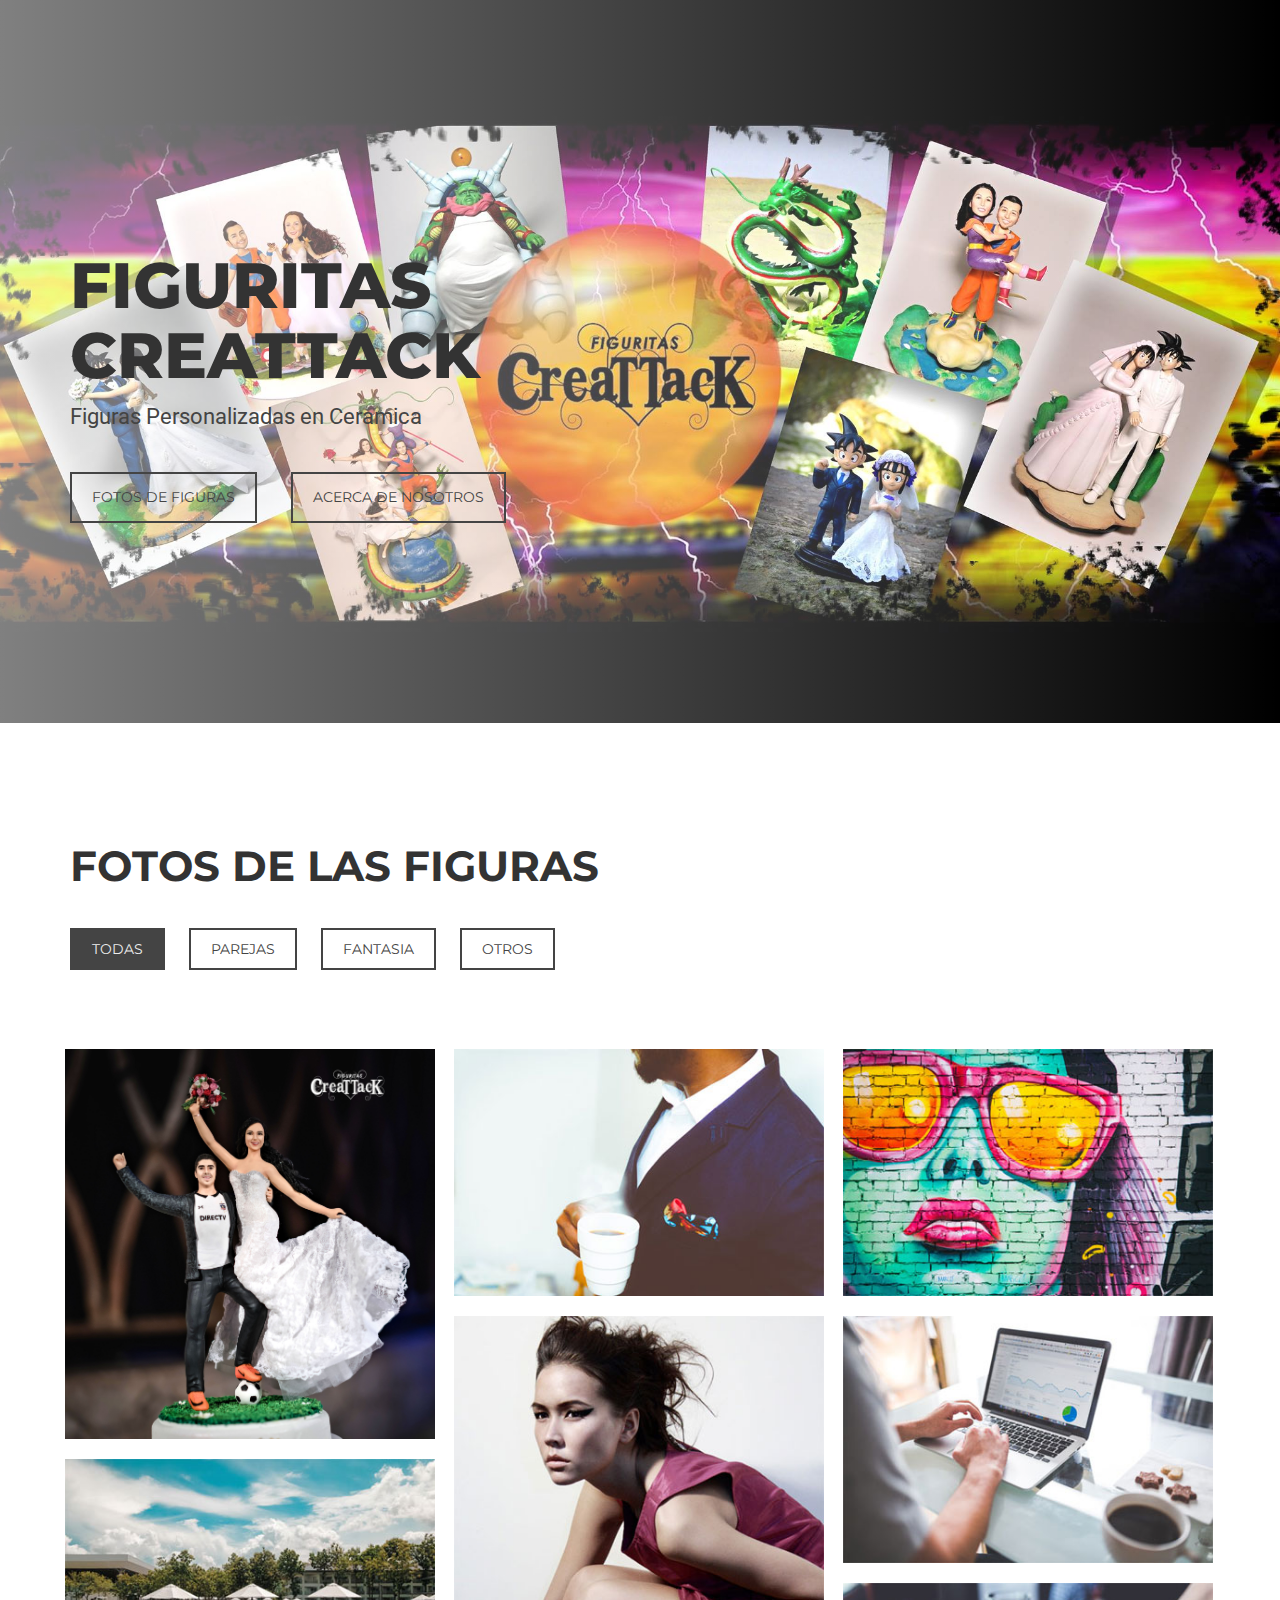
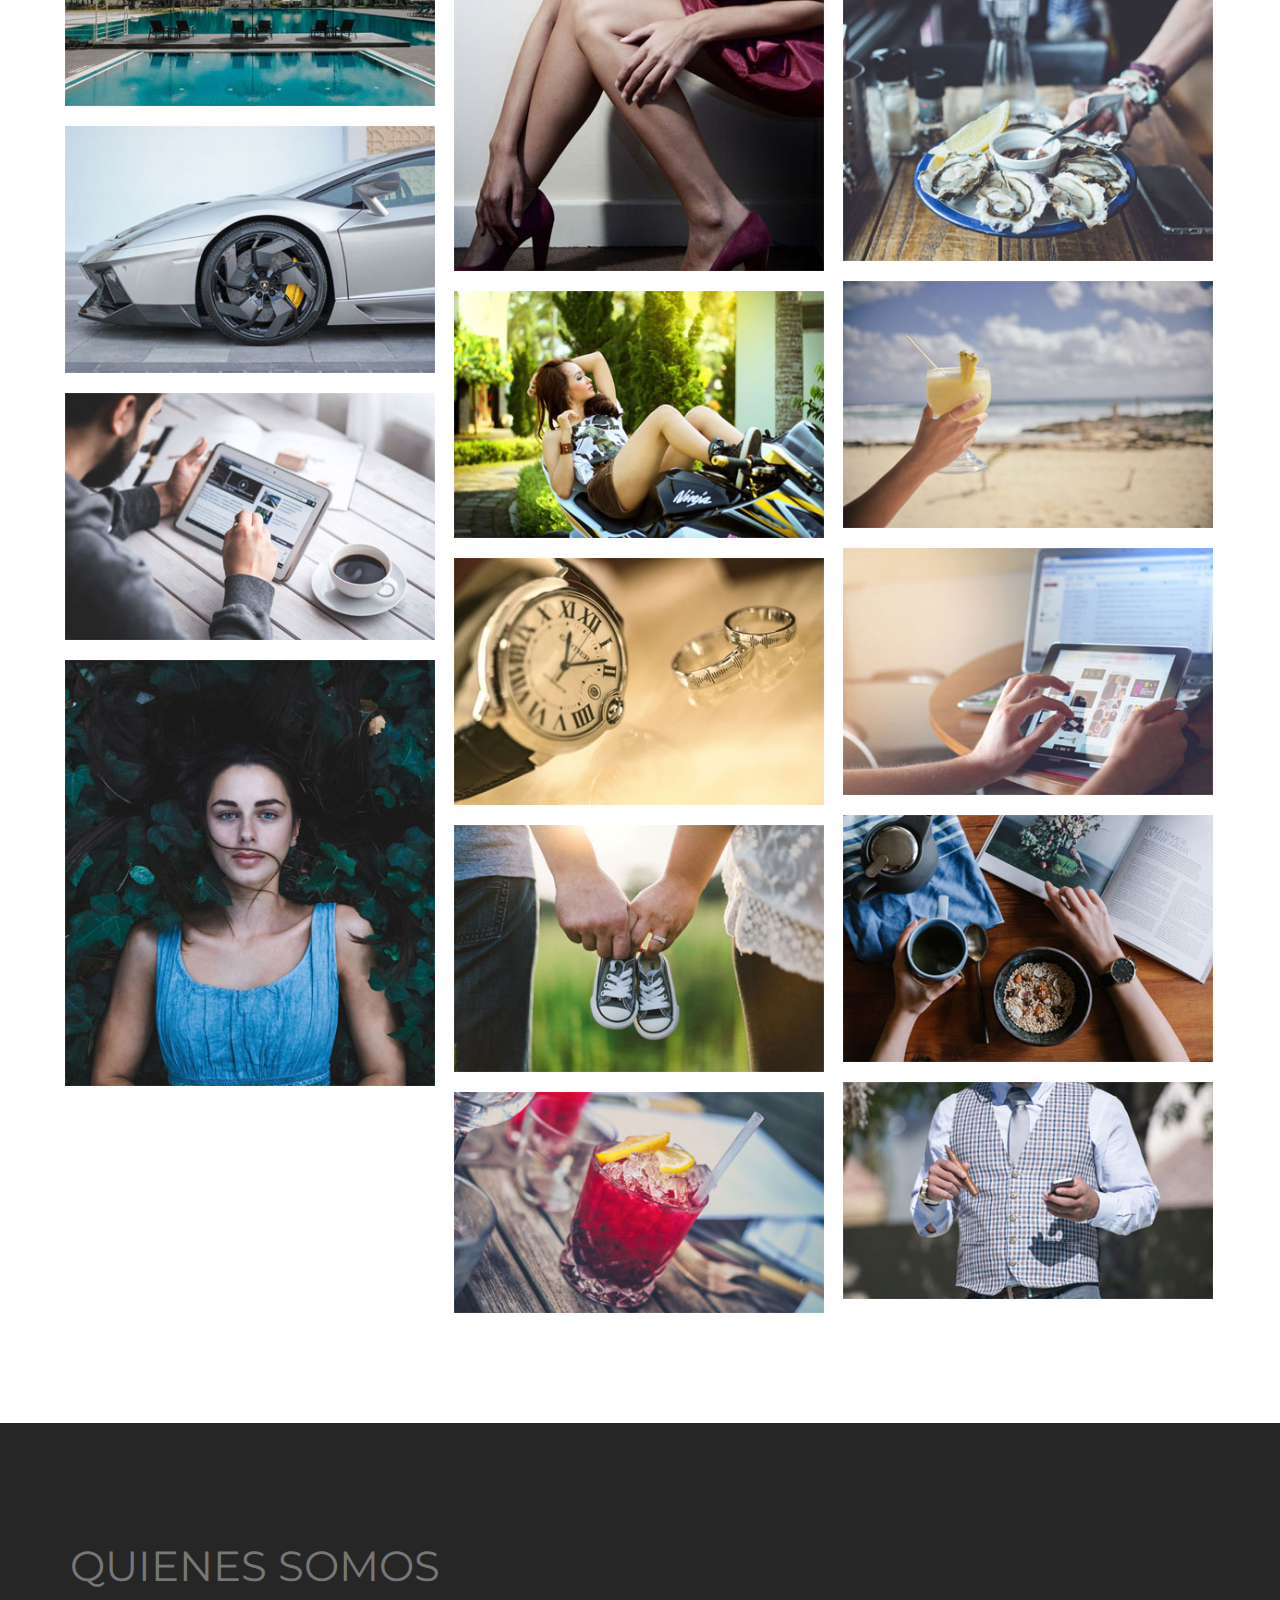
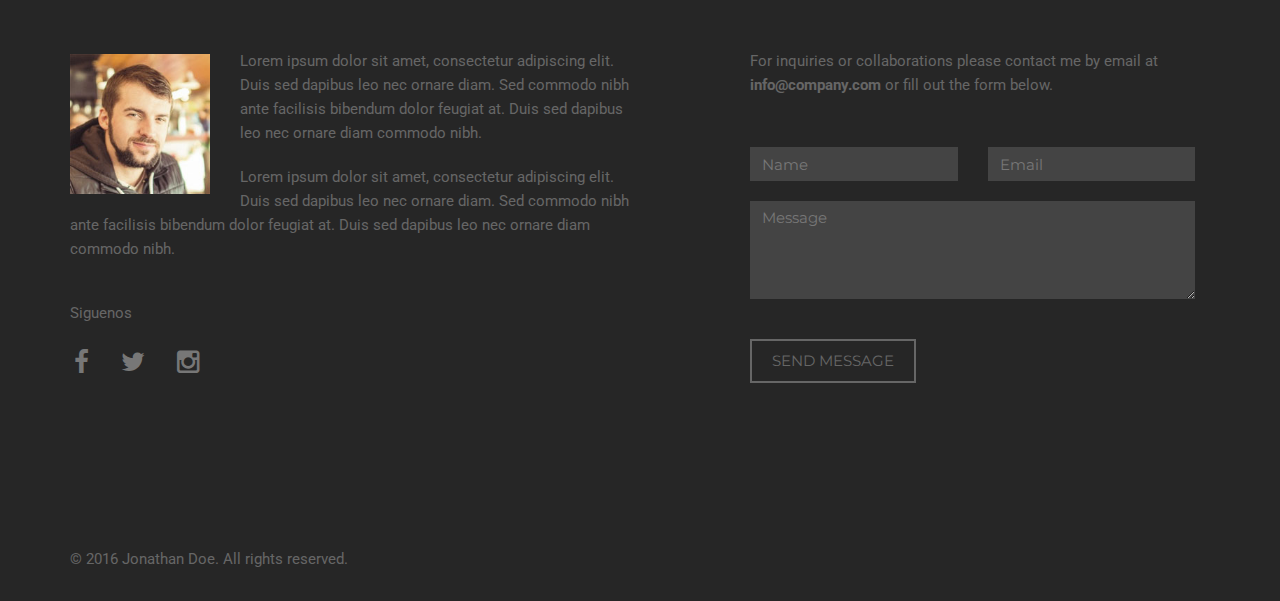
<file: html/index.html>
<!DOCTYPE html>
<html lang="es">
<head>
<meta charset="utf-8">
<meta name="viewport" content="width=device-width, initial-scale=1">
<title>Figuritas Creattack</title>
<meta name="description" content="sitio web de figuritas creattack Chile">
<meta name="keywords" content="figuritas, creattack, porcelana">
<meta name="author" content="">

<!-- Favicons
    ================================================== -->
<link rel="shortcut icon" href="img/favicon.ico" type="image/x-icon">
<link rel="apple-touch-icon" href="img/apple-touch-icon.png">
<link rel="apple-touch-icon" sizes="72x72" href="img/apple-touch-icon-72x72.png">
<link rel="apple-touch-icon" sizes="114x114" href="img/apple-touch-icon-114x114.png">

<!-- Bootstrap -->
<link rel="stylesheet" type="text/css"  href="css/bootstrap.css">
<link rel="stylesheet" type="text/css" href="fonts/font-awesome/css/font-awesome.css">

<!-- Stylesheet
    ================================================== -->
<link rel="stylesheet" type="text/css"  href="css/style.css">
<link rel="stylesheet" type="text/css" href="css/nivo-lightbox/nivo-lightbox.css">
<link rel="stylesheet" type="text/css" href="css/nivo-lightbox/default.css">
<link href="https://fonts.googleapis.com/css?family=Montserrat:400,700" rel="stylesheet">
<link href="https://fonts.googleapis.com/css?family=Roboto:300,400,500,700,900" rel="stylesheet">

<!-- HTML5 shim and Respond.js for IE8 support of HTML5 elements and media queries -->
<!-- WARNING: Respond.js doesn't work if you view the page via file:// -->
<!--[if lt IE 9]>
      <script src="https://oss.maxcdn.com/html5shiv/3.7.2/html5shiv.min.js"></script>
      <script src="https://oss.maxcdn.com/respond/1.4.2/respond.min.js"></script>
    <![endif]-->
</head>
<body>
<!-- Header -->
<header id="header">
  <div class="intro">
    <div class="overlay">
      <div class="container">
        <div class="row">
          <div class="col-xs-12 col-md-8">
            <div class="intro-text">
              <h1>Figuritas Creattack</h1>
              <p>Figuras Personalizadas en Ceramica</p>
              <a href="#portfolio" class="btn btn-custom btn-lg page-scroll">Fotos de Figuras</a> <a href="#contact" class="btn btn-custom btn-lg page-scroll">Acerca de Nosotros</a> </div>
          </div>
        </div>
      </div>
    </div>
  </div>
</header>
<!-- Portfolio Section -->
<div id="portfolio">
  <div class="container">
    <div class="section-title">
      <h2>Fotos de Las Figuras</h2>
    </div>
    <div class="categories">
      <ul class="cat">
        <li>
          <ol class="type">
            <li><a href="#" data-filter="*" class="active">Todas</a></li>
            <li><a href="#" data-filter=".parejas">Parejas</a></li>
            <li><a href="#" data-filter=".fantasia">Fantasia</a></li>
            <li><a href="#" data-filter=".otros">Otros</a></li>
          </ol>
        </li>
      </ul>
    </div>
    <div class="row">
      <div class="portfolio-items">
        <div class="col-sm-6 col-md-4 parejas">
          <div class="portfolio-item">
            <div class="hover-bg"> <a href="img/portfolio/buena1.jpg" title="Novios Personalizados" data-lightbox-gallery="gallery1">
              <div class="hover-text">
                <div class="overlay-caption">
                  <div class="overlay-content">
                    <h4>Novios Personalizados</h4>
                  </div>
                </div>
              </div>
              <img src="img/portfolio/buena1-chica.jpg" class="img-responsive" alt="Project Title"> </a> </div>
          </div>
        </div>
        <div class="col-sm-6 col-md-4 adipiscing">
          <div class="portfolio-item">
            <div class="hover-bg"> <a href="img/portfolio/02-large.jpg" title="Project Title" data-lightbox-gallery="gallery1">
              <div class="hover-text">
                <div class="overlay-caption">
                  <div class="overlay-content">
                    <h4>Project Name</h4>
                  </div>
                </div>
              </div>
              <img src="img/portfolio/02-small.jpg" class="img-responsive" alt="Project Title"> </a> </div>
          </div>
        </div>
        <div class="col-sm-6 col-md-4 lorem">
          <div class="portfolio-item">
            <div class="hover-bg"> <a href="img/portfolio/03-large.jpg" title="Project Title" data-lightbox-gallery="gallery1">
              <div class="hover-text">
                <div class="overlay-caption">
                  <div class="overlay-content">
                    <h4>Project Name</h4>
                  </div>
                </div>
              </div>
              <img src="img/portfolio/03-small.jpg" class="img-responsive" alt="Project Title"> </a> </div>
          </div>
        </div>
        <div class="col-sm-6 col-md-4 lorem">
          <div class="portfolio-item">
            <div class="hover-bg"> <a href="img/portfolio/04-large.jpg" title="Project Title" data-lightbox-gallery="gallery1">
              <div class="hover-text">
                <div class="overlay-caption">
                  <div class="overlay-content">
                    <h4>Project Name</h4>
                  </div>
                </div>
              </div>
              <img src="img/portfolio/04-small.jpg" class="img-responsive" alt="Project Title"> </a> </div>
          </div>
        </div>
        <div class="col-sm-6 col-md-4 adipiscing">
          <div class="portfolio-item">
            <div class="hover-bg"> <a href="img/portfolio/05-large.jpg" title="Project Title" data-lightbox-gallery="gallery1">
              <div class="hover-text">
                <div class="overlay-caption">
                  <div class="overlay-content">
                    <h4>Project Name</h4>
                  </div>
                </div>
              </div>
              <img src="img/portfolio/05-small.jpg" class="img-responsive" alt="Project Title"> </a> </div>
          </div>
        </div>
        <div class="col-sm-6 col-md-4 dolor">
          <div class="portfolio-item">
            <div class="hover-bg"> <a href="img/portfolio/06-large.jpg" title="Project Title" data-lightbox-gallery="gallery1">
              <div class="hover-text">
                <div class="overlay-caption">
                  <div class="overlay-content">
                    <h4>Project Name</h4>
                  </div>
                </div>
              </div>
              <img src="img/portfolio/06-small.jpg" class="img-responsive" alt="Project Title"> </a> </div>
          </div>
        </div>
        <div class="col-sm-6 col-md-4 dolor">
          <div class="portfolio-item">
            <div class="hover-bg"> <a href="img/portfolio/07-large.jpg" title="Project Title" data-lightbox-gallery="gallery1">
              <div class="hover-text">
                <div class="overlay-caption">
                  <div class="overlay-content">
                    <h4>Project Name</h4>
                  </div>
                </div>
              </div>
              <img src="img/portfolio/07-small.jpg" class="img-responsive" alt="Project Title"> </a> </div>
          </div>
        </div>
        <div class="col-sm-6 col-md-4 lorem">
          <div class="portfolio-item">
            <div class="hover-bg"> <a href="img/portfolio/08-large.jpg" title="Project Title" data-lightbox-gallery="gallery1">
              <div class="hover-text">
                <div class="overlay-caption">
                  <div class="overlay-content">
                    <h4>Project Name</h4>
                  </div>
                </div>
              </div>
              <img src="img/portfolio/08-small.jpg" class="img-responsive" alt="Project Title"> </a> </div>
          </div>
        </div>
        <div class="col-sm-6 col-md-4 adipiscing">
          <div class="portfolio-item">
            <div class="hover-bg"> <a href="img/portfolio/09-large.jpg" title="Project Title" data-lightbox-gallery="gallery1">
              <div class="hover-text">
                <div class="overlay-caption">
                  <div class="overlay-content">
                    <h4>Project Name</h4>
                  </div>
                </div>
              </div>
              <img src="img/portfolio/09-small.jpg" class="img-responsive" alt="Project Title"> </a> </div>
          </div>
        </div>
        <div class="col-sm-6 col-md-4 adipiscing">
          <div class="portfolio-item">
            <div class="hover-bg"> <a href="img/portfolio/10-large.jpg" title="Project Title" data-lightbox-gallery="gallery1">
              <div class="hover-text">
                <div class="overlay-caption">
                  <div class="overlay-content">
                    <h4>Project Name</h4>
                  </div>
                </div>
              </div>
              <img src="img/portfolio/10-small.jpg" class="img-responsive" alt="Project Title"> </a> </div>
          </div>
        </div>
        <div class="col-sm-6 col-md-4 adipiscing">
          <div class="portfolio-item">
            <div class="hover-bg"> <a href="img/portfolio/11-large.jpg" title="Project Title" data-lightbox-gallery="gallery1">
              <div class="hover-text">
                <div class="overlay-caption">
                  <div class="overlay-content">
                    <h4>Project Name</h4>
                  </div>
                </div>
              </div>
              <img src="img/portfolio/11-small.jpg" class="img-responsive" alt="Project Title"> </a> </div>
          </div>
        </div>
        <div class="col-sm-6 col-md-4 lorem">
          <div class="portfolio-item">
            <div class="hover-bg"> <a href="img/portfolio/12-large.jpg" title="Project Title" data-lightbox-gallery="gallery1">
              <div class="hover-text">
                <div class="overlay-caption">
                  <div class="overlay-content">
                    <h4>Project Name</h4>
                  </div>
                </div>
              </div>
              <img src="img/portfolio/12-small.jpg" class="img-responsive" alt="Project Title"> </a> </div>
          </div>
        </div>
        <div class="col-sm-6 col-md-4 adipiscing">
          <div class="portfolio-item">
            <div class="hover-bg"> <a href="img/portfolio/13-large.jpg" title="Project Title" data-lightbox-gallery="gallery1">
              <div class="hover-text">
                <div class="overlay-caption">
                  <div class="overlay-content">
                    <h4>Project Name</h4>
                  </div>
                </div>
              </div>
              <img src="img/portfolio/13-small.jpg" class="img-responsive" alt="Project Title"> </a> </div>
          </div>
        </div>
        <div class="col-sm-6 col-md-4 dolor">
          <div class="portfolio-item">
            <div class="hover-bg"> <a href="img/portfolio/14-large.jpg" title="Project Title" data-lightbox-gallery="gallery1">
              <div class="hover-text">
                <div class="overlay-caption">
                  <div class="overlay-content">
                    <h4>Project Name</h4>
                  </div>
                </div>
              </div>
              <img src="img/portfolio/14-small.jpg" class="img-responsive" alt="Project Title"> </a> </div>
          </div>
        </div>
        <div class="col-sm-6 col-md-4 dolor">
          <div class="portfolio-item">
            <div class="hover-bg"> <a href="img/portfolio/15-large.jpg" title="Project Title" data-lightbox-gallery="gallery1">
              <div class="hover-text">
                <div class="overlay-caption">
                  <div class="overlay-content">
                    <h4>Project Name</h4>
                  </div>
                </div>
              </div>
              <img src="img/portfolio/15-small.jpg" class="img-responsive" alt="Project Title"> </a> </div>
          </div>
        </div>
        <div class="col-sm-6 col-md-4 lorem">
          <div class="portfolio-item">
            <div class="hover-bg"> <a href="img/portfolio/16-large.jpg" title="Project Title" data-lightbox-gallery="gallery1">
              <div class="hover-text">
                <div class="overlay-caption">
                  <div class="overlay-content">
                    <h4>Project Name</h4>
                  </div>
                </div>
              </div>
              <img src="img/portfolio/16-small.jpg" class="img-responsive" alt="Project Title"> </a> </div>
          </div>
        </div>
        <div class="col-sm-6 col-md-4 adipiscing">
          <div class="portfolio-item">
            <div class="hover-bg"> <a href="img/portfolio/17-large.jpg" title="Project Title" data-lightbox-gallery="gallery1">
              <div class="hover-text">
                <div class="overlay-caption">
                  <div class="overlay-content">
                    <h4>Project Name</h4>
                  </div>
                </div>
              </div>
              <img src="img/portfolio/17-small.jpg" class="img-responsive" alt="Project Title"> </a> </div>
          </div>
        </div>
        <div class="col-sm-6 col-md-4 lorem">
          <div class="portfolio-item">
            <div class="hover-bg"> <a href="img/portfolio/18-large.jpg" title="Project Title" data-lightbox-gallery="gallery1">
              <div class="hover-text">
                <div class="overlay-caption">
                  <div class="overlay-content">
                    <h4>Project Name</h4>
                  </div>
                </div>
              </div>
              <img src="img/portfolio/18-small.jpg" class="img-responsive" alt="Project Title"> </a> </div>
          </div>
        </div>
      </div>
    </div>
  </div>
</div>
<!-- Contact Section -->
<div id="contact">
  <div class="container">
    <h2>Quienes Somos</h2>
    <div class="col-md-6">
      <div class="section-title">
        <div class="row"> <img src="img/about.jpg" class="img-responsive pull-left" alt="">
          <p>Lorem ipsum dolor sit amet, consectetur adipiscing elit. Duis sed dapibus leo nec ornare diam. Sed commodo nibh ante facilisis bibendum dolor feugiat at. Duis sed dapibus leo nec ornare diam commodo nibh.</p>
          <p>Lorem ipsum dolor sit amet, consectetur adipiscing elit. Duis sed dapibus leo nec ornare diam. Sed commodo nibh ante facilisis bibendum dolor feugiat at. Duis sed dapibus leo nec ornare diam commodo nibh.</p>
          <div class="social">
            <p>Siguenos</p>
            <ul>
              <li><a href="#"><i class="fa fa-facebook"></i></a></li>
              <li><a href="#"><i class="fa fa-twitter"></i></a></li>
              <li><a href="#"><i class="fa fa-instagram"></i></a></li>
              <!--li><a href="#"><i class="fa fa-behance"></i></a></li>
              <li><a href="#"><i class="fa fa-dribbble"></i></a></li>
              <li><a href="#"><i class="fa fa-pinterest"></i></a></li-->
            </ul>
          </div>
        </div>
      </div>
    </div>
    <div class="col-md-5 col-md-offset-1">
      <div class="section-title">
        <p>For inquiries or collaborations please contact me by email at <strong>info@company.com</strong> or fill out the form below.</p>
      </div>
      <form name="sentMessage" id="contactForm" novalidate>
        <div class="row">
          <div class="col-md-6">
            <div class="form-group">
              <input type="text" id="name" class="form-control" placeholder="Name" required="required">
              <p class="help-block text-danger"></p>
            </div>
          </div>
          <div class="col-md-6">
            <div class="form-group">
              <input type="email" id="email" class="form-control" placeholder="Email" required="required">
              <p class="help-block text-danger"></p>
            </div>
          </div>
        </div>
        <div class="form-group">
          <textarea name="message" id="message" class="form-control" rows="4" placeholder="Message" required></textarea>
          <p class="help-block text-danger"></p>
        </div>
        <div id="success"></div>
        <button type="submit" class="btn btn-default btn-lg">Send Message</button>
      </form>
    </div>
  </div>
</div>
<div id="footer">
  <div class="container">
    <p>&copy; 2016 Jonathan Doe. All rights reserved.</p>
  </div>
</div>
<script type="text/javascript" src="js/jquery.1.11.1.js"></script> 
<script type="text/javascript" src="js/bootstrap.js"></script> 
<script type="text/javascript" src="js/SmoothScroll.js"></script> 
<script type="text/javascript" src="js/nivo-lightbox.js"></script> 
<script type="text/javascript" src="js/jquery.isotope.js"></script> 
<script type="text/javascript" src="js/jqBootstrapValidation.js"></script> 
<script type="text/javascript" src="js/contact_me.js"></script> 
<script type="text/javascript" src="js/main.js"></script>
</body>
</html>
</file>
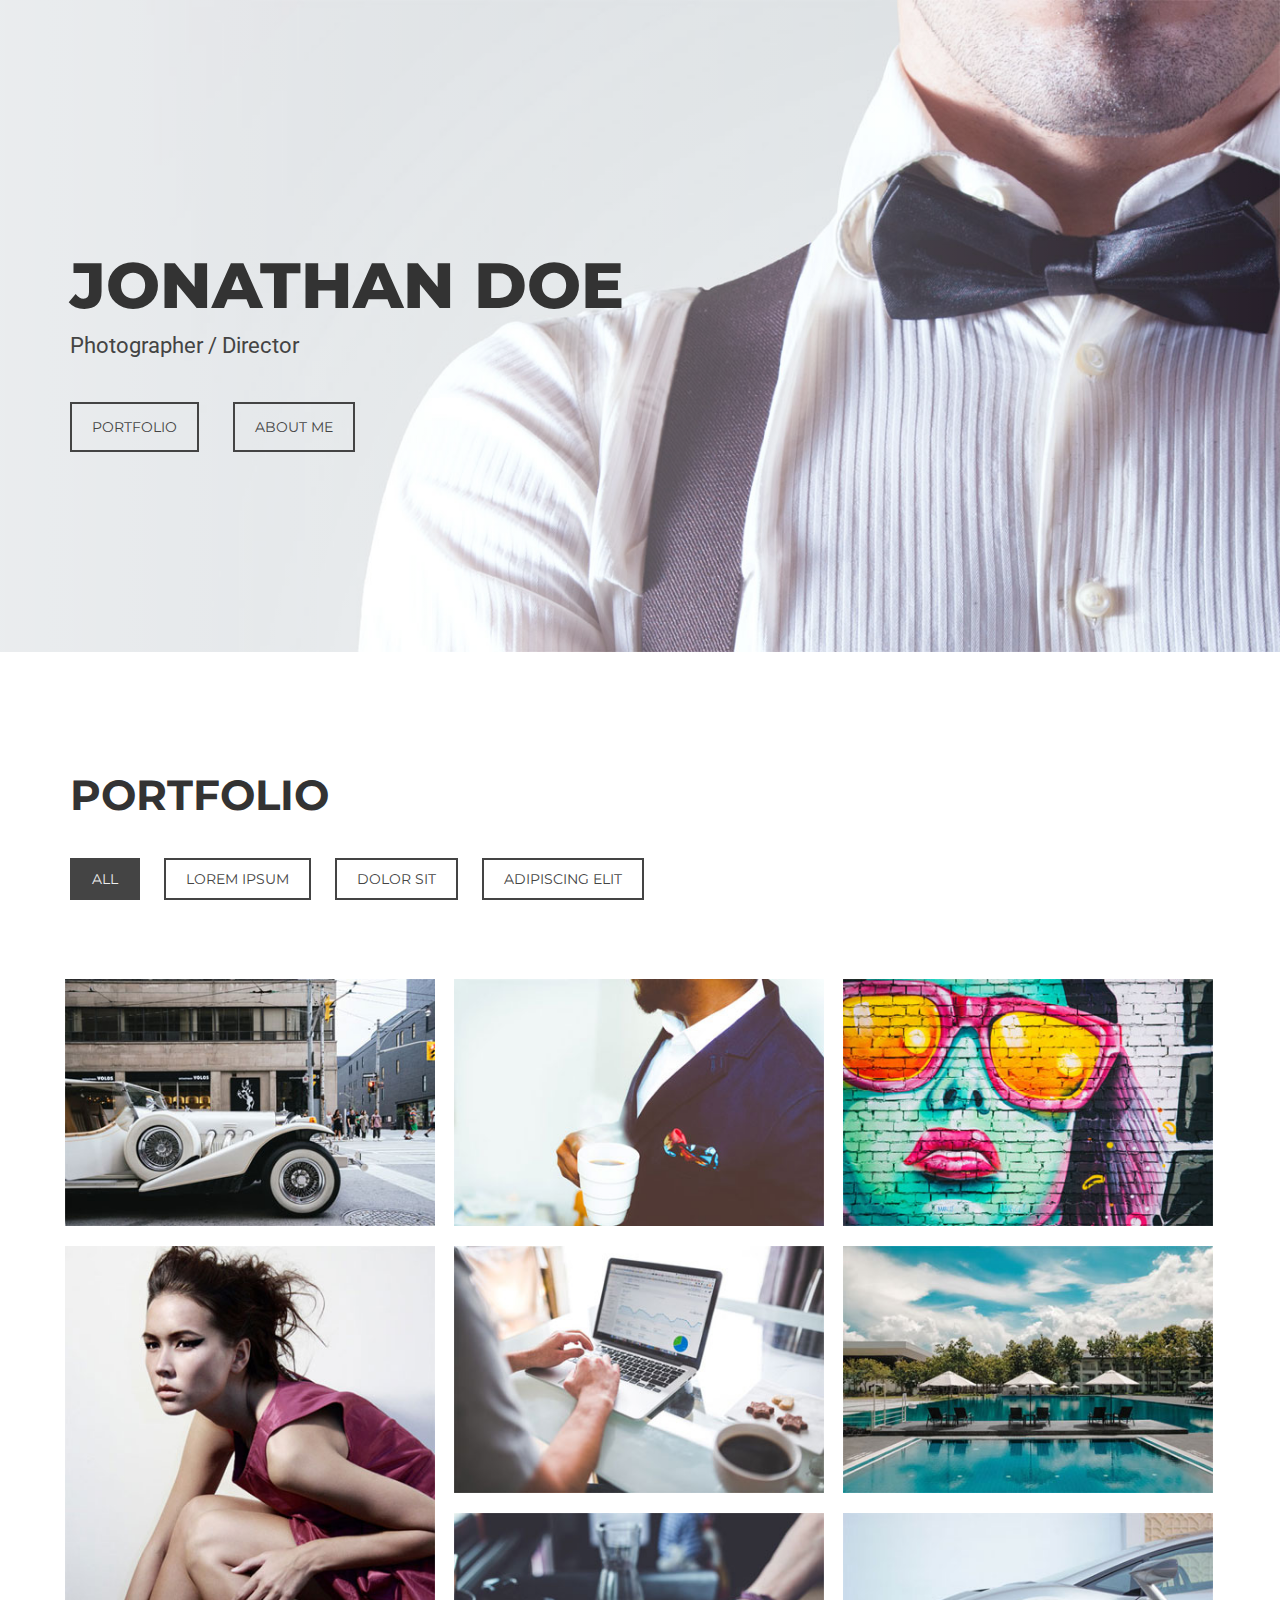
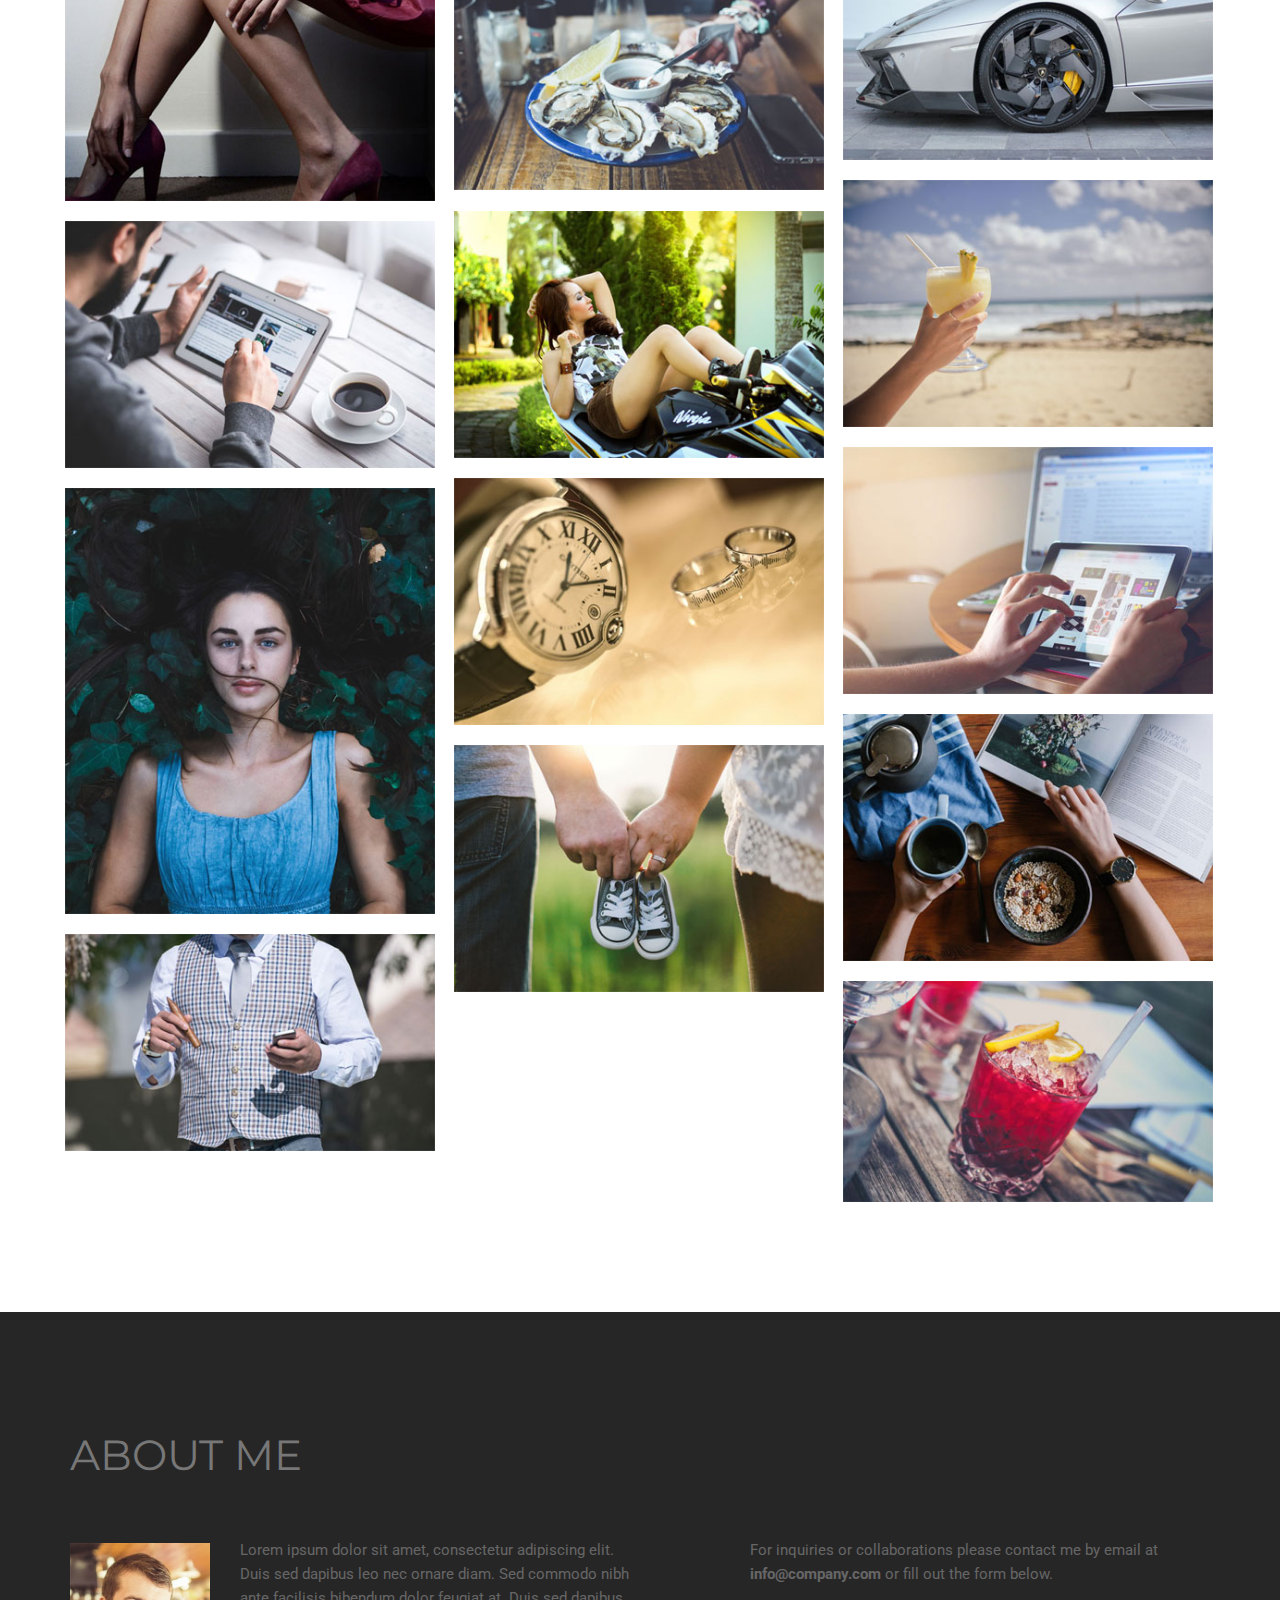
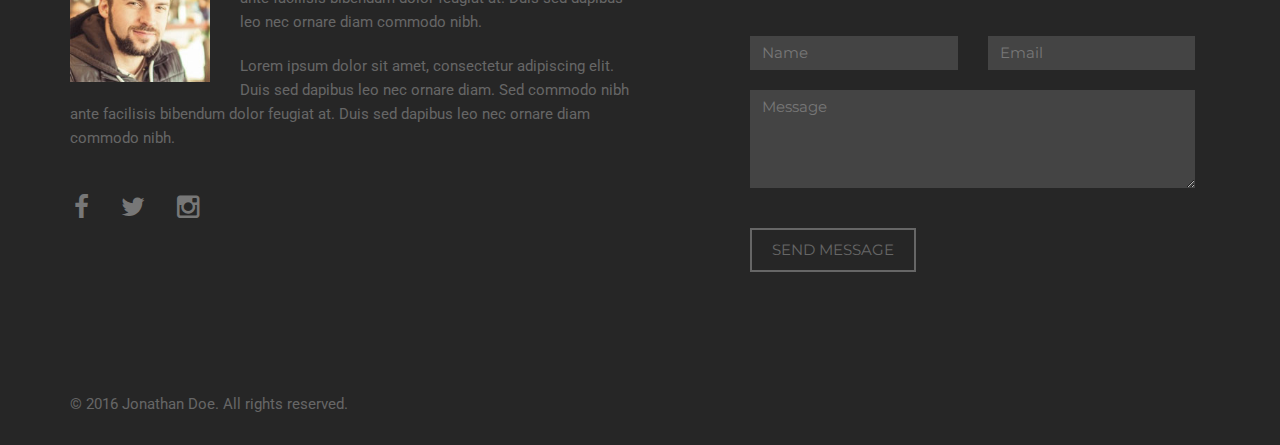
<file: tipo2/index.html>
<!DOCTYPE html>
<html lang="es">
<head>
<meta charset="utf-8">
<meta name="viewport" content="width=device-width, initial-scale=1">
<title>Figuritas Creattack</title>
<meta name="description" content="">
<meta name="author" content="">

<!-- Favicons
    ================================================== -->
<link rel="shortcut icon" href="img/favicon.ico" type="image/x-icon">
<link rel="apple-touch-icon" href="img/apple-touch-icon.png">
<link rel="apple-touch-icon" sizes="72x72" href="img/apple-touch-icon-72x72.png">
<link rel="apple-touch-icon" sizes="114x114" href="img/apple-touch-icon-114x114.png">

<!-- Bootstrap -->
<link rel="stylesheet" type="text/css"  href="css/bootstrap.css">
<link rel="stylesheet" type="text/css" href="fonts/font-awesome/css/font-awesome.css">

<!-- Stylesheet
    ================================================== -->
<link rel="stylesheet" type="text/css"  href="css/style.css">
<link rel="stylesheet" type="text/css" href="css/nivo-lightbox/nivo-lightbox.css">
<link rel="stylesheet" type="text/css" href="css/nivo-lightbox/default.css">
<link href="https://fonts.googleapis.com/css?family=Montserrat:400,700" rel="stylesheet">
<link href="https://fonts.googleapis.com/css?family=Roboto:300,400,500,700,900" rel="stylesheet">

<!-- HTML5 shim and Respond.js for IE8 support of HTML5 elements and media queries -->
<!-- WARNING: Respond.js doesn't work if you view the page via file:// -->
<!--[if lt IE 9]>
      <script src="https://oss.maxcdn.com/html5shiv/3.7.2/html5shiv.min.js"></script>
      <script src="https://oss.maxcdn.com/respond/1.4.2/respond.min.js"></script>
    <![endif]-->
</head>
<body>
<!-- Header -->
<header id="header">
  <div class="intro">
    <div class="overlay">
      <div class="container">
        <div class="row">
          <div class="col-xs-12 col-md-8">
            <div class="intro-text">
              <h1>Jonathan Doe</h1>
              <p>Photographer / Director</p>
              <a href="#portfolio" class="btn btn-custom btn-lg page-scroll">Portfolio</a> <a href="#contact" class="btn btn-custom btn-lg page-scroll">About Me</a> </div>
          </div>
        </div>
      </div>
    </div>
  </div>
</header>
<!-- Portfolio Section -->
<div id="portfolio">
  <div class="container">
    <div class="section-title">
      <h2>Portfolio</h2>
    </div>
    <div class="categories">
      <ul class="cat">
        <li>
          <ol class="type">
            <li><a href="#" data-filter="*" class="active">All</a></li>
            <li><a href="#" data-filter=".lorem">Lorem Ipsum</a></li>
            <li><a href="#" data-filter=".dolor">Dolor Sit</a></li>
            <li><a href="#" data-filter=".adipiscing">Adipiscing Elit</a></li>
          </ol>
        </li>
      </ul>
    </div>
    <div class="row">
      <div class="portfolio-items">
        <div class="col-sm-6 col-md-4 lorem">
          <div class="portfolio-item">
            <div class="hover-bg"> <a href="img/portfolio/01-large.jpg" title="Project Title" data-lightbox-gallery="gallery1">
              <div class="hover-text">
                <div class="overlay-caption">
                  <div class="overlay-content">
                    <h4>Project Name</h4>
                  </div>
                </div>
              </div>
              <img src="img/portfolio/01-small.jpg" class="img-responsive" alt="Project Title"> </a> </div>
          </div>
        </div>
        <div class="col-sm-6 col-md-4 adipiscing">
          <div class="portfolio-item">
            <div class="hover-bg"> <a href="img/portfolio/02-large.jpg" title="Project Title" data-lightbox-gallery="gallery1">
              <div class="hover-text">
                <div class="overlay-caption">
                  <div class="overlay-content">
                    <h4>Project Name</h4>
                  </div>
                </div>
              </div>
              <img src="img/portfolio/02-small.jpg" class="img-responsive" alt="Project Title"> </a> </div>
          </div>
        </div>
        <div class="col-sm-6 col-md-4 lorem">
          <div class="portfolio-item">
            <div class="hover-bg"> <a href="img/portfolio/03-large.jpg" title="Project Title" data-lightbox-gallery="gallery1">
              <div class="hover-text">
                <div class="overlay-caption">
                  <div class="overlay-content">
                    <h4>Project Name</h4>
                  </div>
                </div>
              </div>
              <img src="img/portfolio/03-small.jpg" class="img-responsive" alt="Project Title"> </a> </div>
          </div>
        </div>
        <div class="col-sm-6 col-md-4 lorem">
          <div class="portfolio-item">
            <div class="hover-bg"> <a href="img/portfolio/04-large.jpg" title="Project Title" data-lightbox-gallery="gallery1">
              <div class="hover-text">
                <div class="overlay-caption">
                  <div class="overlay-content">
                    <h4>Project Name</h4>
                  </div>
                </div>
              </div>
              <img src="img/portfolio/04-small.jpg" class="img-responsive" alt="Project Title"> </a> </div>
          </div>
        </div>
        <div class="col-sm-6 col-md-4 adipiscing">
          <div class="portfolio-item">
            <div class="hover-bg"> <a href="img/portfolio/05-large.jpg" title="Project Title" data-lightbox-gallery="gallery1">
              <div class="hover-text">
                <div class="overlay-caption">
                  <div class="overlay-content">
                    <h4>Project Name</h4>
                  </div>
                </div>
              </div>
              <img src="img/portfolio/05-small.jpg" class="img-responsive" alt="Project Title"> </a> </div>
          </div>
        </div>
        <div class="col-sm-6 col-md-4 dolor">
          <div class="portfolio-item">
            <div class="hover-bg"> <a href="img/portfolio/06-large.jpg" title="Project Title" data-lightbox-gallery="gallery1">
              <div class="hover-text">
                <div class="overlay-caption">
                  <div class="overlay-content">
                    <h4>Project Name</h4>
                  </div>
                </div>
              </div>
              <img src="img/portfolio/06-small.jpg" class="img-responsive" alt="Project Title"> </a> </div>
          </div>
        </div>
        <div class="col-sm-6 col-md-4 dolor">
          <div class="portfolio-item">
            <div class="hover-bg"> <a href="img/portfolio/07-large.jpg" title="Project Title" data-lightbox-gallery="gallery1">
              <div class="hover-text">
                <div class="overlay-caption">
                  <div class="overlay-content">
                    <h4>Project Name</h4>
                  </div>
                </div>
              </div>
              <img src="img/portfolio/07-small.jpg" class="img-responsive" alt="Project Title"> </a> </div>
          </div>
        </div>
        <div class="col-sm-6 col-md-4 lorem">
          <div class="portfolio-item">
            <div class="hover-bg"> <a href="img/portfolio/08-large.jpg" title="Project Title" data-lightbox-gallery="gallery1">
              <div class="hover-text">
                <div class="overlay-caption">
                  <div class="overlay-content">
                    <h4>Project Name</h4>
                  </div>
                </div>
              </div>
              <img src="img/portfolio/08-small.jpg" class="img-responsive" alt="Project Title"> </a> </div>
          </div>
        </div>
        <div class="col-sm-6 col-md-4 adipiscing">
          <div class="portfolio-item">
            <div class="hover-bg"> <a href="img/portfolio/09-large.jpg" title="Project Title" data-lightbox-gallery="gallery1">
              <div class="hover-text">
                <div class="overlay-caption">
                  <div class="overlay-content">
                    <h4>Project Name</h4>
                  </div>
                </div>
              </div>
              <img src="img/portfolio/09-small.jpg" class="img-responsive" alt="Project Title"> </a> </div>
          </div>
        </div>
        <div class="col-sm-6 col-md-4 adipiscing">
          <div class="portfolio-item">
            <div class="hover-bg"> <a href="img/portfolio/10-large.jpg" title="Project Title" data-lightbox-gallery="gallery1">
              <div class="hover-text">
                <div class="overlay-caption">
                  <div class="overlay-content">
                    <h4>Project Name</h4>
                  </div>
                </div>
              </div>
              <img src="img/portfolio/10-small.jpg" class="img-responsive" alt="Project Title"> </a> </div>
          </div>
        </div>
        <div class="col-sm-6 col-md-4 adipiscing">
          <div class="portfolio-item">
            <div class="hover-bg"> <a href="img/portfolio/11-large.jpg" title="Project Title" data-lightbox-gallery="gallery1">
              <div class="hover-text">
                <div class="overlay-caption">
                  <div class="overlay-content">
                    <h4>Project Name</h4>
                  </div>
                </div>
              </div>
              <img src="img/portfolio/11-small.jpg" class="img-responsive" alt="Project Title"> </a> </div>
          </div>
        </div>
        <div class="col-sm-6 col-md-4 lorem">
          <div class="portfolio-item">
            <div class="hover-bg"> <a href="img/portfolio/12-large.jpg" title="Project Title" data-lightbox-gallery="gallery1">
              <div class="hover-text">
                <div class="overlay-caption">
                  <div class="overlay-content">
                    <h4>Project Name</h4>
                  </div>
                </div>
              </div>
              <img src="img/portfolio/12-small.jpg" class="img-responsive" alt="Project Title"> </a> </div>
          </div>
        </div>
        <div class="col-sm-6 col-md-4 adipiscing">
          <div class="portfolio-item">
            <div class="hover-bg"> <a href="img/portfolio/13-large.jpg" title="Project Title" data-lightbox-gallery="gallery1">
              <div class="hover-text">
                <div class="overlay-caption">
                  <div class="overlay-content">
                    <h4>Project Name</h4>
                  </div>
                </div>
              </div>
              <img src="img/portfolio/13-small.jpg" class="img-responsive" alt="Project Title"> </a> </div>
          </div>
        </div>
        <div class="col-sm-6 col-md-4 dolor">
          <div class="portfolio-item">
            <div class="hover-bg"> <a href="img/portfolio/14-large.jpg" title="Project Title" data-lightbox-gallery="gallery1">
              <div class="hover-text">
                <div class="overlay-caption">
                  <div class="overlay-content">
                    <h4>Project Name</h4>
                  </div>
                </div>
              </div>
              <img src="img/portfolio/14-small.jpg" class="img-responsive" alt="Project Title"> </a> </div>
          </div>
        </div>
        <div class="col-sm-6 col-md-4 dolor">
          <div class="portfolio-item">
            <div class="hover-bg"> <a href="img/portfolio/15-large.jpg" title="Project Title" data-lightbox-gallery="gallery1">
              <div class="hover-text">
                <div class="overlay-caption">
                  <div class="overlay-content">
                    <h4>Project Name</h4>
                  </div>
                </div>
              </div>
              <img src="img/portfolio/15-small.jpg" class="img-responsive" alt="Project Title"> </a> </div>
          </div>
        </div>
        <div class="col-sm-6 col-md-4 lorem">
          <div class="portfolio-item">
            <div class="hover-bg"> <a href="img/portfolio/16-large.jpg" title="Project Title" data-lightbox-gallery="gallery1">
              <div class="hover-text">
                <div class="overlay-caption">
                  <div class="overlay-content">
                    <h4>Project Name</h4>
                  </div>
                </div>
              </div>
              <img src="img/portfolio/16-small.jpg" class="img-responsive" alt="Project Title"> </a> </div>
          </div>
        </div>
        <div class="col-sm-6 col-md-4 adipiscing">
          <div class="portfolio-item">
            <div class="hover-bg"> <a href="img/portfolio/17-large.jpg" title="Project Title" data-lightbox-gallery="gallery1">
              <div class="hover-text">
                <div class="overlay-caption">
                  <div class="overlay-content">
                    <h4>Project Name</h4>
                  </div>
                </div>
              </div>
              <img src="img/portfolio/17-small.jpg" class="img-responsive" alt="Project Title"> </a> </div>
          </div>
        </div>
        <div class="col-sm-6 col-md-4 lorem">
          <div class="portfolio-item">
            <div class="hover-bg"> <a href="img/portfolio/18-large.jpg" title="Project Title" data-lightbox-gallery="gallery1">
              <div class="hover-text">
                <div class="overlay-caption">
                  <div class="overlay-content">
                    <h4>Project Name</h4>
                  </div>
                </div>
              </div>
              <img src="img/portfolio/18-small.jpg" class="img-responsive" alt="Project Title"> </a> </div>
          </div>
        </div>
      </div>
    </div>
  </div>
</div>
<!-- Contact Section -->
<div id="contact">
  <div class="container">
    <h2>About Me</h2>
    <div class="col-md-6">
      <div class="section-title">
        <div class="row"> <img src="img/about.jpg" class="img-responsive pull-left" alt="">
          <p>Lorem ipsum dolor sit amet, consectetur adipiscing elit. Duis sed dapibus leo nec ornare diam. Sed commodo nibh ante facilisis bibendum dolor feugiat at. Duis sed dapibus leo nec ornare diam commodo nibh.</p>
          <p>Lorem ipsum dolor sit amet, consectetur adipiscing elit. Duis sed dapibus leo nec ornare diam. Sed commodo nibh ante facilisis bibendum dolor feugiat at. Duis sed dapibus leo nec ornare diam commodo nibh.</p>
          <div class="social">
            <ul>
              <li><a href="#"><i class="fa fa-facebook"></i></a></li>
              <li><a href="#"><i class="fa fa-twitter"></i></a></li>
              <li><a href="#"><i class="fa fa-instagram"></i></a></li>
              <!--li><a href="#"><i class="fa fa-behance"></i></a></li>
              <li><a href="#"><i class="fa fa-dribbble"></i></a></li>
              <li><a href="#"><i class="fa fa-pinterest"></i></a></li-->
            </ul>
          </div>
        </div>
      </div>
    </div>
    <div class="col-md-5 col-md-offset-1">
      <div class="section-title">
        <p>For inquiries or collaborations please contact me by email at <strong>info@company.com</strong> or fill out the form below.</p>
      </div>
      <form name="sentMessage" id="contactForm" novalidate>
        <div class="row">
          <div class="col-md-6">
            <div class="form-group">
              <input type="text" id="name" class="form-control" placeholder="Name" required="required">
              <p class="help-block text-danger"></p>
            </div>
          </div>
          <div class="col-md-6">
            <div class="form-group">
              <input type="email" id="email" class="form-control" placeholder="Email" required="required">
              <p class="help-block text-danger"></p>
            </div>
          </div>
        </div>
        <div class="form-group">
          <textarea name="message" id="message" class="form-control" rows="4" placeholder="Message" required></textarea>
          <p class="help-block text-danger"></p>
        </div>
        <div id="success"></div>
        <button type="submit" class="btn btn-default btn-lg">Send Message</button>
      </form>
    </div>
  </div>
</div>
<div id="footer">
  <div class="container">
    <p>&copy; 2016 Jonathan Doe. All rights reserved.</p>
  </div>
</div>
<script type="text/javascript" src="js/jquery.1.11.1.js"></script> 
<script type="text/javascript" src="js/bootstrap.js"></script> 
<script type="text/javascript" src="js/SmoothScroll.js"></script> 
<script type="text/javascript" src="js/nivo-lightbox.js"></script> 
<script type="text/javascript" src="js/jquery.isotope.js"></script> 
<script type="text/javascript" src="js/jqBootstrapValidation.js"></script> 
<script type="text/javascript" src="js/contact_me.js"></script> 
<script type="text/javascript" src="js/main.js"></script>
</body>
</html>
</file>
<file: html/css/style.css>
body, html {
	font-family: 'Montserrat', sans-serif;
	text-rendering: optimizeLegibility !important;
	-webkit-font-smoothing: antialiased !important;
	color: #555;
	font-weight: 400;
	width: 100% !important;
	height: 100% !important;
}
h1 {
	color: #333;
	font-size: 64px;
	font-weight: 800;
	margin-top: 0;
	text-transform: uppercase;
	margin-bottom: 10px;
}
h2 {
	margin: 0 0 20px 0;
	font-weight: 700;
	font-size: 42px;
	color: #333;
	text-transform: uppercase;
}
h3 {
	font-size: 18px;
	text-transform: uppercase;
	margin-bottom: 20px;
}
h4 {
	font-size: 14px;
	letter-spacing: 1px;
	margin-bottom: 20px;
	text-transform: uppercase;
}
h5 {
	text-transform: uppercase;
	font-weight: 700;
	line-height: 20px;
}
p {
	font-family: 'Roboto', sans-serif;
	font-size: 15px;
	font-weight: 400;
	color: #888;
}
p.intro {
	margin: 12px 0 0;
	line-height: 24px;
}
a {
	color: #222;
}
a:hover, a:focus {
	text-decoration: none;
	color: #000;
}
ul, ol {
	list-style: none;
}
ul, ol {
	padding: 0;
	webkit-padding: 0;
	moz-padding: 0;
}
hr {
	height: 6px;
	width: 70px;
	position: relative;
	background: #444;
	margin-bottom: 20px;
	margin-left: 0;
	border: 0;
}
.btn:active, .btn.active {
	background-image: none;
	outline: 0;
	-webkit-box-shadow: none;
	box-shadow: none;
}
a:focus, .btn:focus, .btn:active:focus, .btn.active:focus, .btn.focus, .btn:active.focus, .btn.active.focus {
	outline: none;
	outline-offset: none;
}
.section-title {
	margin-bottom: 50px;
}
.btn-custom {
	font-family: 'Montserrat', sans-serif;
	text-transform: uppercase;
	color: #444;
	background-color: transparent;
	border: 2px solid #444;
	padding: 14px 20px;
	margin: 0;
	font-size: 14px;
	border-radius: 0;
	margin-top: 20px;
	margin-right: 30px;
	transition: all 0.5s;
}
.btn-custom:hover, .btn-custom:focus, .btn-custom.focus, .btn-custom:active, .btn-custom.active {
	color: #eee;
	background-color: #444;
}
/* Header Section */
.intro {
	display: table;
	width: 100%;
	padding: 0;
	margin-bottom: 80px;
	background: url(../img/intro-bg.jpg) no-repeat right top;
	background-color: #e5e5e5;
	-webkit-background-size: cover;
	-moz-background-size: cover;
	background-size: cover;
	-o-background-size: cover;
}
.intro .overlay {
	/* Permalink - use to edit and share this gradient: http://colorzilla.com/gradient-editor/#ffffff+0,d5dade+100&0.5+0,0+100 */
	background: -moz-linear-gradient(left, rgba(255,255,255,0.5) 0%, rgba(213,218,222,0) 100%); /* FF3.6-15 */
	background: -webkit-linear-gradient(left, rgba(255,255,255,0.5) 0%, rgba(213,218,222,0) 100%); /* Chrome10-25,Safari5.1-6 */
	background: linear-gradient(to right, rgba(255,255,255,0.5) 0%, rgba(213,218,222,0) 100%); /* W3C, IE10+, FF16+, Chrome26+, Opera12+, Safari7+ */
filter: progid:DXImageTransform.Microsoft.gradient( startColorstr='#80ffffff', endColorstr='#00d5dade', GradientType=1 ); /* IE6-9 */
}
.intro .fa {
	font-size: 94px;
	margin-bottom: 40px;
	color: #fff;
}
.intro p {
	color: #444;
	margin: 10px 0 20px 0;
	font-size: 22px;
}
header .intro-text {
	padding-top: 250px;
	padding-bottom: 200px;
}
/* Portfolio Section */
#portfolio {
	padding: 40px 0 100px 0;
}
.categories {
	margin-bottom: 80px;
}
ul.cat li {
	display: inline-block;
}
ol.type li {
	display: inline-block;
	margin-right: 20px;
}
ol.type li a {
	font-family: 'Montserrat', sans-serif;
	color: #444;
	font-size: 14px;
	padding: 10px 20px;
	border: 2px solid #444;
	border-radius: 0;
	text-transform: uppercase;
}
ol.type li a.active {
	background: #444;
	color: #eee;
}
ol.type li a:hover {
	background: #444;
	color: #eee;
}
.isotope-item {
	z-index: 2
}
.isotope-hidden.isotope-item {
	z-index: 1
}
.isotope, .isotope .isotope-item {
	/* change duration value to whatever you like */
	-webkit-transition-duration: 0.8s;
	-moz-transition-duration: 0.8s;
	transition-duration: 0.8s;
}
.isotope-item {
	margin-right: -1px;
	-webkit-backface-visibility: hidden;
	backface-visibility: hidden;
	padding: 0 10px;
}
.isotope {
	-webkit-backface-visibility: hidden;
	backface-visibility: hidden;
	-webkit-transition-property: height, width;
	-moz-transition-property: height, width;
	transition-property: height, width;
}
.isotope .isotope-item {
	-webkit-backface-visibility: hidden;
	backface-visibility: hidden;
	-webkit-transition-property: -webkit-transform, opacity;
	-moz-transition-property: -moz-transform, opacity;
	transition-property: transform, opacity;
}
.portfolio-item {
	margin: 10px 0;
	-webkit-transition: all 0.5s ease-out;
	-moz-transition: all 0.5s ease-out;
	-ms-transition: all 0.5s ease-out;
	-o-transition: all 0.5s ease-out;
	transition: all 0.5s ease-out;
}
.portfolio-item .hover-bg {
	overflow: hidden;
	position: relative;
}
.hover-bg .hover-text {
	position: absolute;
	text-align: center;
	margin: 0 auto;
	color: #333;
	background: rgba(255, 255, 255, 0.75);
	height: 100%;
	width: 100%;
	opacity: 0;
	transition: all 0.5s;
}
.hover-bg .hover-text .overlay-caption {
	display: table;
	height: 100%;
	width: 100%;
}
.hover-bg .hover-text .overlay-caption .overlay-content {
	display: table-cell;
	vertical-align: middle;
}
.hover-bg:hover .hover-text {
	opacity: 1;
}
/* Contact Section */
#contact {
	padding: 60px 0 60px 0;
	background: #262626;
}
#contact h2 {
	font-weight: 400;
	color: #777;
	margin: 60px 0;
}
#contact img {
	width: 140px;
	margin: 5px 30px 10px 0;
}
#contact p {
	color: #666;
	margin-bottom: 20px;
	line-height: 24px;
}
#contact .social {
	margin-top: 40px;
}
#contact .social ul li {
	display: inline-block;
	margin-right: 20px;
}
#contact .social i.fa {
	font-size: 26px;
	padding: 4px;
	color: #777;
	transition: all 0.3s;
}
#contact .social i.fa:hover {
	color: #eee;
}
#contact form {
	padding: 0;
}
#contact .text-danger {
	color: #cc0033;
	text-align: left;
}
label {
	font-size: 12px;
	font-weight: 400;
	float: left;
}
#contact .form-control {
	display: block;
	width: 100%;
	padding: 6px 12px;
	font-size: 15px;
	font-weight: 400;
	line-height: 1.42857143;
	color: #aaa;
	background-color: #444;
	background-image: none;
	border: 0;
	border-radius: 0;
	-webkit-box-shadow: none;
	box-shadow: none;
	-webkit-transition: none;
	-o-transition: none;
	transition: none;
}
#contact .form-control:focus {
	border-color: #999;
	outline: 0;
	-webkit-box-shadow: transparent;
	box-shadow: transparent;
}
.form-control::-webkit-input-placeholder {
color: #777;
}
.form-control:-moz-placeholder {
color: #777;
}
.form-control::-moz-placeholder {
color: #777;
}
.form-control:-ms-input-placeholder {
color: #777;
}
#contact .btn-default {
	font-weight: 400;
	color: #666;
	background-color: transparent;
	border: 2px solid #666;
	padding: 10px 20px;
	margin: 0;
	font-size: 15px;
	border-radius: 0;
	margin-top: 20px;
	text-transform: uppercase;
	transition: all 0.3s;
}
#contact .btn-default:hover, .btn-default:focus, .btn-default.focus, .btn-default:active, .btn-default.active {
	background-color: #666;
	color: #999;
}
/* Footer Section*/
#footer {
	background: #262626;
	padding: 50px 0 20px 0;
}
#footer p {
	font-size: 15px;
	color: #666;
}
</file>
<file: tipo2/css/style.css>
body, html {
	font-family: 'Montserrat', sans-serif;
	text-rendering: optimizeLegibility !important;
	-webkit-font-smoothing: antialiased !important;
	color: #555;
	font-weight: 400;
	width: 100% !important;
	height: 100% !important;
}
h1 {
	color: #333;
	font-size: 64px;
	font-weight: 800;
	margin-top: 0;
	text-transform: uppercase;
	margin-bottom: 10px;
}
h2 {
	margin: 0 0 20px 0;
	font-weight: 700;
	font-size: 42px;
	color: #333;
	text-transform: uppercase;
}
h3 {
	font-size: 18px;
	text-transform: uppercase;
	margin-bottom: 20px;
}
h4 {
	font-size: 14px;
	letter-spacing: 1px;
	margin-bottom: 20px;
	text-transform: uppercase;
}
h5 {
	text-transform: uppercase;
	font-weight: 700;
	line-height: 20px;
}
p {
	font-family: 'Roboto', sans-serif;
	font-size: 15px;
	font-weight: 400;
	color: #888;
}
p.intro {
	margin: 12px 0 0;
	line-height: 24px;
}
a {
	color: #222;
}
a:hover, a:focus {
	text-decoration: none;
	color: #000;
}
ul, ol {
	list-style: none;
}
ul, ol {
	padding: 0;
	webkit-padding: 0;
	moz-padding: 0;
}
hr {
	height: 6px;
	width: 70px;
	position: relative;
	background: #444;
	margin-bottom: 20px;
	margin-left: 0;
	border: 0;
}
.btn:active, .btn.active {
	background-image: none;
	outline: 0;
	-webkit-box-shadow: none;
	box-shadow: none;
}
a:focus, .btn:focus, .btn:active:focus, .btn.active:focus, .btn.focus, .btn:active.focus, .btn.active.focus {
	outline: none;
	outline-offset: none;
}
.section-title {
	margin-bottom: 50px;
}
.btn-custom {
	font-family: 'Montserrat', sans-serif;
	text-transform: uppercase;
	color: #444;
	background-color: transparent;
	border: 2px solid #444;
	padding: 14px 20px;
	margin: 0;
	font-size: 14px;
	border-radius: 0;
	margin-top: 20px;
	margin-right: 30px;
	transition: all 0.5s;
}
.btn-custom:hover, .btn-custom:focus, .btn-custom.focus, .btn-custom:active, .btn-custom.active {
	color: #eee;
	background-color: #444;
}
/* Header Section */
.intro {
	display: table;
	width: 100%;
	padding: 0;
	margin-bottom: 80px;
	background: url(../img/intro-bg.jpg) no-repeat right top;
	background-color: #e5e5e5;
	-webkit-background-size: cover;
	-moz-background-size: cover;
	background-size: cover;
	-o-background-size: cover;
}
.intro .overlay {
	/* Permalink - use to edit and share this gradient: http://colorzilla.com/gradient-editor/#ffffff+0,d5dade+100&0.5+0,0+100 */
	background: -moz-linear-gradient(left, rgba(255,255,255,0.5) 0%, rgba(213,218,222,0) 100%); /* FF3.6-15 */
	background: -webkit-linear-gradient(left, rgba(255,255,255,0.5) 0%, rgba(213,218,222,0) 100%); /* Chrome10-25,Safari5.1-6 */
	background: linear-gradient(to right, rgba(255,255,255,0.5) 0%, rgba(213,218,222,0) 100%); /* W3C, IE10+, FF16+, Chrome26+, Opera12+, Safari7+ */
filter: progid:DXImageTransform.Microsoft.gradient( startColorstr='#80ffffff', endColorstr='#00d5dade', GradientType=1 ); /* IE6-9 */
}
.intro .fa {
	font-size: 94px;
	margin-bottom: 40px;
	color: #fff;
}
.intro p {
	color: #444;
	margin: 10px 0 20px 0;
	font-size: 22px;
}
header .intro-text {
	padding-top: 250px;
	padding-bottom: 200px;
}
/* Portfolio Section */
#portfolio {
	padding: 40px 0 100px 0;
}
.categories {
	margin-bottom: 80px;
}
ul.cat li {
	display: inline-block;
}
ol.type li {
	display: inline-block;
	margin-right: 20px;
}
ol.type li a {
	font-family: 'Montserrat', sans-serif;
	color: #444;
	font-size: 14px;
	padding: 10px 20px;
	border: 2px solid #444;
	border-radius: 0;
	text-transform: uppercase;
}
ol.type li a.active {
	background: #444;
	color: #eee;
}
ol.type li a:hover {
	background: #444;
	color: #eee;
}
.isotope-item {
	z-index: 2
}
.isotope-hidden.isotope-item {
	z-index: 1
}
.isotope, .isotope .isotope-item {
	/* change duration value to whatever you like */
	-webkit-transition-duration: 0.8s;
	-moz-transition-duration: 0.8s;
	transition-duration: 0.8s;
}
.isotope-item {
	margin-right: -1px;
	-webkit-backface-visibility: hidden;
	backface-visibility: hidden;
	padding: 0 10px;
}
.isotope {
	-webkit-backface-visibility: hidden;
	backface-visibility: hidden;
	-webkit-transition-property: height, width;
	-moz-transition-property: height, width;
	transition-property: height, width;
}
.isotope .isotope-item {
	-webkit-backface-visibility: hidden;
	backface-visibility: hidden;
	-webkit-transition-property: -webkit-transform, opacity;
	-moz-transition-property: -moz-transform, opacity;
	transition-property: transform, opacity;
}
.portfolio-item {
	margin: 10px 0;
	-webkit-transition: all 0.5s ease-out;
	-moz-transition: all 0.5s ease-out;
	-ms-transition: all 0.5s ease-out;
	-o-transition: all 0.5s ease-out;
	transition: all 0.5s ease-out;
}
.portfolio-item .hover-bg {
	overflow: hidden;
	position: relative;
}
.hover-bg .hover-text {
	position: absolute;
	text-align: center;
	margin: 0 auto;
	color: #333;
	background: rgba(255, 255, 255, 0.75);
	height: 100%;
	width: 100%;
	opacity: 0;
	transition: all 0.5s;
}
.hover-bg .hover-text .overlay-caption {
	display: table;
	height: 100%;
	width: 100%;
}
.hover-bg .hover-text .overlay-caption .overlay-content {
	display: table-cell;
	vertical-align: middle;
}
.hover-bg:hover .hover-text {
	opacity: 1;
}
/* Contact Section */
#contact {
	padding: 60px 0 60px 0;
	background: #262626;
}
#contact h2 {
	font-weight: 400;
	color: #777;
	margin: 60px 0;
}
#contact img {
	width: 140px;
	margin: 5px 30px 10px 0;
}
#contact p {
	color: #666;
	margin-bottom: 20px;
	line-height: 24px;
}
#contact .social {
	margin-top: 40px;
}
#contact .social ul li {
	display: inline-block;
	margin-right: 20px;
}
#contact .social i.fa {
	font-size: 26px;
	padding: 4px;
	color: #777;
	transition: all 0.3s;
}
#contact .social i.fa:hover {
	color: #eee;
}
#contact form {
	padding: 0;
}
#contact .text-danger {
	color: #cc0033;
	text-align: left;
}
label {
	font-size: 12px;
	font-weight: 400;
	float: left;
}
#contact .form-control {
	display: block;
	width: 100%;
	padding: 6px 12px;
	font-size: 15px;
	font-weight: 400;
	line-height: 1.42857143;
	color: #aaa;
	background-color: #444;
	background-image: none;
	border: 0;
	border-radius: 0;
	-webkit-box-shadow: none;
	box-shadow: none;
	-webkit-transition: none;
	-o-transition: none;
	transition: none;
}
#contact .form-control:focus {
	border-color: #999;
	outline: 0;
	-webkit-box-shadow: transparent;
	box-shadow: transparent;
}
.form-control::-webkit-input-placeholder {
color: #777;
}
.form-control:-moz-placeholder {
color: #777;
}
.form-control::-moz-placeholder {
color: #777;
}
.form-control:-ms-input-placeholder {
color: #777;
}
#contact .btn-default {
	font-weight: 400;
	color: #666;
	background-color: transparent;
	border: 2px solid #666;
	padding: 10px 20px;
	margin: 0;
	font-size: 15px;
	border-radius: 0;
	margin-top: 20px;
	text-transform: uppercase;
	transition: all 0.3s;
}
#contact .btn-default:hover, .btn-default:focus, .btn-default.focus, .btn-default:active, .btn-default.active {
	background-color: #666;
	color: #999;
}
/* Footer Section*/
#footer {
	background: #262626;
	padding: 50px 0 20px 0;
}
#footer p {
	font-size: 15px;
	color: #666;
}
</file>
<file: html/css/nivo-lightbox/default.css>
/*
 * Nivo Lightbox Default Theme v1.0
 * http://dev7studios.com/nivo-lightbox
 *
 * Copyright 2013, Dev7studios
 * Free to use and abuse under the MIT license.
 * http://www.opensource.org/licenses/mit-license.php
 */
 
 .nivo-lightbox-theme-default * {
    -webkit-box-sizing: initial !important;
    -moz-box-sizing: initial !important;
    box-sizing: initial !important;
 }
.nivo-lightbox-theme-default.nivo-lightbox-overlay { 
	background: #666;
	background: rgba(0,0,0,0.6); 
}
.nivo-lightbox-theme-default .nivo-lightbox-content.nivo-lightbox-loading { background: url(loading.gif) no-repeat 50% 50%; }

.nivo-lightbox-theme-default .nivo-lightbox-nav {
	top: 10%;
	width: 8%;
	height: 80%;
	text-indent: -9999px;
	background-repeat: no-repeat;
	background-position: 50% 50%;
	opacity: 0.5;
}
.nivo-lightbox-theme-default .nivo-lightbox-nav:hover { 
	opacity: 1; 
	background-color: transparent;
}
.nivo-lightbox-theme-default .nivo-lightbox-prev { 
	background-image: url(prev.png); 
	border-radius: 0 3px 3px 0;
}
.nivo-lightbox-theme-default .nivo-lightbox-next { 
	background-image: url(next.png); 
	border-radius: 3px 0 0 3px;
}

.nivo-lightbox-theme-default .nivo-lightbox-close {
	display: block;
	background: url(close.png) no-repeat 5px 5px;
	width: 16px;
	height: 16px;
	text-indent: -9999px;
	padding: 5px;
	opacity: 0.5;
}
.nivo-lightbox-theme-default .nivo-lightbox-close:hover { opacity: 1; }

.nivo-lightbox-theme-default .nivo-lightbox-title-wrap { bottom: -7%; }
.nivo-lightbox-theme-default .nivo-lightbox-title {
	font: 14px/20px 'Helvetica Neue', Helvetica, Arial, sans-serif;
	font-style: normal;
	font-weight: normal;
	background: #000;
	color: #fff;
	padding: 7px 15px;
	border-radius: 30px;
}

.nivo-lightbox-theme-default .nivo-lightbox-image img {
	background: #fff;
	-webkit-box-shadow: 0px 1px 1px rgba(0,0,0,0.4);
	   -moz-box-shadow: 0px 1px 1px rgba(0,0,0,0.4);
	        box-shadow: 0px 1px 1px rgba(0,0,0,0.4);
}
.nivo-lightbox-theme-default .nivo-lightbox-ajax,
.nivo-lightbox-theme-default .nivo-lightbox-inline {
	background: #fff;
	padding: 40px;
	-webkit-box-shadow: 0px 1px 1px rgba(0,0,0,0.4);
	   -moz-box-shadow: 0px 1px 1px rgba(0,0,0,0.4);
	        box-shadow: 0px 1px 1px rgba(0,0,0,0.4);
}

@media (-webkit-min-device-pixel-ratio: 1.3),
       (-o-min-device-pixel-ratio: 2.6/2),
       (min--moz-device-pixel-ratio: 1.3),
       (min-device-pixel-ratio: 1.3),
       (min-resolution: 1.3dppx) {

	.nivo-lightbox-theme-default .nivo-lightbox-content.nivo-lightbox-loading { 
		background-image: url(loading@2x.gif); 
		background-size: 32px 32px;
	}
	.nivo-lightbox-theme-default .nivo-lightbox-prev { 
		background-image: url(prev@2x.png); 
		background-size: 48px 48px;
	}
	.nivo-lightbox-theme-default .nivo-lightbox-next { 
		background-image: url(next@2x.png); 
		background-size: 48px 48px;
	}
	.nivo-lightbox-theme-default .nivo-lightbox-close { 
		background-image: url(close@2x.png); 
		background-size: 16px 16px;
	}
	
}
</file>
<file: tipo2/css/nivo-lightbox/default.css>
/*
 * Nivo Lightbox Default Theme v1.0
 * http://dev7studios.com/nivo-lightbox
 *
 * Copyright 2013, Dev7studios
 * Free to use and abuse under the MIT license.
 * http://www.opensource.org/licenses/mit-license.php
 */
 
 .nivo-lightbox-theme-default * {
    -webkit-box-sizing: initial !important;
    -moz-box-sizing: initial !important;
    box-sizing: initial !important;
 }
.nivo-lightbox-theme-default.nivo-lightbox-overlay { 
	background: #666;
	background: rgba(0,0,0,0.6); 
}
.nivo-lightbox-theme-default .nivo-lightbox-content.nivo-lightbox-loading { background: url(loading.gif) no-repeat 50% 50%; }

.nivo-lightbox-theme-default .nivo-lightbox-nav {
	top: 10%;
	width: 8%;
	height: 80%;
	text-indent: -9999px;
	background-repeat: no-repeat;
	background-position: 50% 50%;
	opacity: 0.5;
}
.nivo-lightbox-theme-default .nivo-lightbox-nav:hover { 
	opacity: 1; 
	background-color: transparent;
}
.nivo-lightbox-theme-default .nivo-lightbox-prev { 
	background-image: url(prev.png); 
	border-radius: 0 3px 3px 0;
}
.nivo-lightbox-theme-default .nivo-lightbox-next { 
	background-image: url(next.png); 
	border-radius: 3px 0 0 3px;
}

.nivo-lightbox-theme-default .nivo-lightbox-close {
	display: block;
	background: url(close.png) no-repeat 5px 5px;
	width: 16px;
	height: 16px;
	text-indent: -9999px;
	padding: 5px;
	opacity: 0.5;
}
.nivo-lightbox-theme-default .nivo-lightbox-close:hover { opacity: 1; }

.nivo-lightbox-theme-default .nivo-lightbox-title-wrap { bottom: -7%; }
.nivo-lightbox-theme-default .nivo-lightbox-title {
	font: 14px/20px 'Helvetica Neue', Helvetica, Arial, sans-serif;
	font-style: normal;
	font-weight: normal;
	background: #000;
	color: #fff;
	padding: 7px 15px;
	border-radius: 30px;
}

.nivo-lightbox-theme-default .nivo-lightbox-image img {
	background: #fff;
	-webkit-box-shadow: 0px 1px 1px rgba(0,0,0,0.4);
	   -moz-box-shadow: 0px 1px 1px rgba(0,0,0,0.4);
	        box-shadow: 0px 1px 1px rgba(0,0,0,0.4);
}
.nivo-lightbox-theme-default .nivo-lightbox-ajax,
.nivo-lightbox-theme-default .nivo-lightbox-inline {
	background: #fff;
	padding: 40px;
	-webkit-box-shadow: 0px 1px 1px rgba(0,0,0,0.4);
	   -moz-box-shadow: 0px 1px 1px rgba(0,0,0,0.4);
	        box-shadow: 0px 1px 1px rgba(0,0,0,0.4);
}

@media (-webkit-min-device-pixel-ratio: 1.3),
       (-o-min-device-pixel-ratio: 2.6/2),
       (min--moz-device-pixel-ratio: 1.3),
       (min-device-pixel-ratio: 1.3),
       (min-resolution: 1.3dppx) {

	.nivo-lightbox-theme-default .nivo-lightbox-content.nivo-lightbox-loading { 
		background-image: url(loading@2x.gif); 
		background-size: 32px 32px;
	}
	.nivo-lightbox-theme-default .nivo-lightbox-prev { 
		background-image: url(prev@2x.png); 
		background-size: 48px 48px;
	}
	.nivo-lightbox-theme-default .nivo-lightbox-next { 
		background-image: url(next@2x.png); 
		background-size: 48px 48px;
	}
	.nivo-lightbox-theme-default .nivo-lightbox-close { 
		background-image: url(close@2x.png); 
		background-size: 16px 16px;
	}
	
}
</file>
